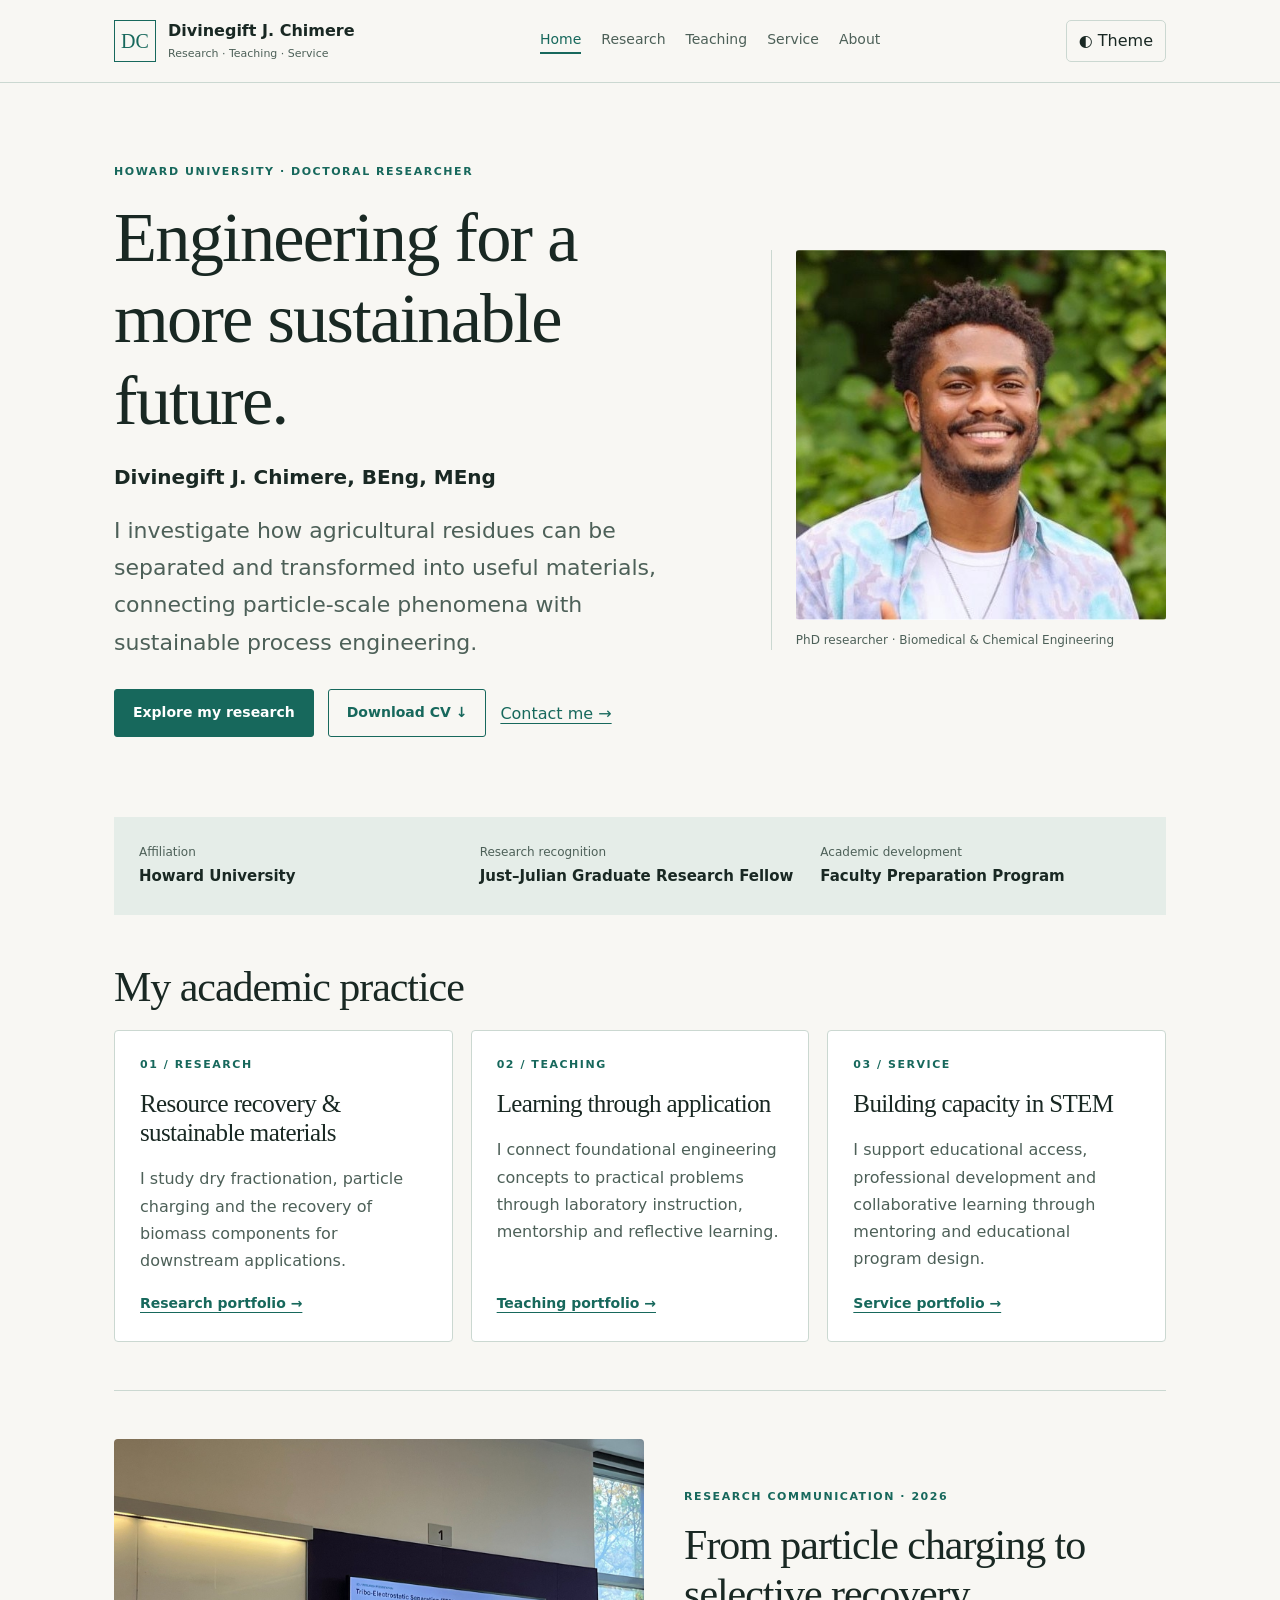
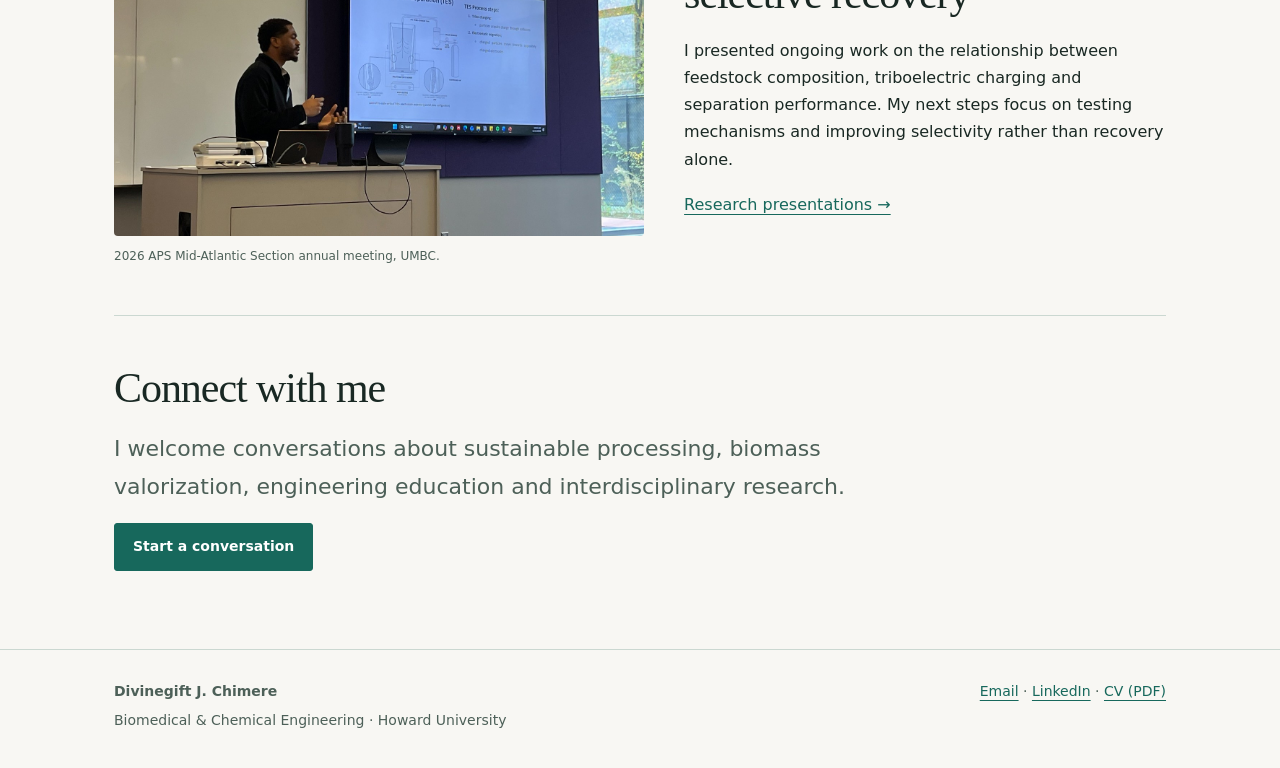
<file: index.html>
<!doctype html><html lang="en"><head><meta charset="utf-8"><meta name="viewport" content="width=device-width, initial-scale=1"><meta name="description" content="Academic portfolio of Divinegift J. Chimere, Howard University."><title>Home | Divinegift J. Chimere</title><link rel="icon" href="assets/favicon.svg" type="image/svg+xml"><link rel="stylesheet" href="style.css"><script src="theme.js" defer></script></head><body><a class="skip" href="#main">Skip to content</a><header class="site-header"><div class="shell header-inner"><a class="brand" href="index.html"><span class="monogram">DC</span><span>Divinegift J. Chimere<small>Research · Teaching · Service</small></span></a><nav aria-label="Main navigation"><a href="index.html" aria-current="page">Home</a><a href="research.html">Research</a><a href="teaching.html">Teaching</a><a href="service.html">Service</a><a href="about.html">About</a></nav><button id="theme" type="button" aria-label="Switch color theme" hidden>◐ <span>Theme</span></button></div></header><main id="main" class="shell"><section class="hero"><div><p class="eyebrow">Howard University · Doctoral researcher</p><h1>Engineering for a<br>more sustainable future.</h1><p class="identity">Divinegift J. Chimere, BEng, MEng</p><p class="lead">I investigate how agricultural residues can be separated and transformed into useful materials, connecting particle-scale phenomena with sustainable process engineering.</p><div class="actions"><a class="button" href="research.html">Explore my research</a><a class="button secondary" href="assets/Divinegift-Chimere-CV.pdf" download>Download CV ↓</a><a href="mailto:chimikechimere@gmail.com">Contact me →</a></div></div><figure class="portrait"><img src="assets/portrait.jpg" alt="Portrait of Divinegift J. Chimere" width="497" height="497"><figcaption>PhD researcher · Biomedical &amp; Chemical Engineering</figcaption></figure></section><div class="credentials"><div><span>Affiliation</span><strong>Howard University</strong></div><div><span>Research recognition</span><strong>Just–Julian Graduate Research Fellow</strong></div><div><span>Academic development</span><strong>Faculty Preparation Program</strong></div></div><section class="section"><h2>My academic practice</h2><div class="grid"><article class="card"><p class="eyebrow">01 / Research</p><h3>Resource recovery & sustainable materials</h3><p>I study dry fractionation, particle charging and the recovery of biomass components for downstream applications.</p><a class="arrow" href="research.html">Research portfolio →</a></article><article class="card"><p class="eyebrow">02 / Teaching</p><h3>Learning through application</h3><p>I connect foundational engineering concepts to practical problems through laboratory instruction, mentorship and reflective learning.</p><a class="arrow" href="teaching.html">Teaching portfolio →</a></article><article class="card"><p class="eyebrow">03 / Service</p><h3>Building capacity in STEM</h3><p>I support educational access, professional development and collaborative learning through mentoring and educational program design.</p><a class="arrow" href="service.html">Service portfolio →</a></article></div></section><section class="section feature"><figure><img src="assets/conference.jpg" alt="Research presentation with a tribo-electrostatic separation apparatus diagram on screen" loading="lazy"><figcaption>2026 APS Mid-Atlantic Section annual meeting, UMBC.</figcaption></figure><div><p class="eyebrow">Research communication · 2026</p><h2>From particle charging to selective recovery</h2><p>I presented ongoing work on the relationship between feedstock composition, triboelectric charging and separation performance. My next steps focus on testing mechanisms and improving selectivity rather than recovery alone.</p><a href="research.html#outputs">Research presentations →</a></div></section><section class="section"><h2>Connect with me</h2><p class="lead">I welcome conversations about sustainable processing, biomass valorization, engineering education and interdisciplinary research.</p><a class="button" href="mailto:chimikechimere@gmail.com">Start a conversation</a></section></main><footer><div class="shell footer-inner"><div><strong>Divinegift J. Chimere</strong><p>Biomedical &amp; Chemical Engineering · Howard University</p></div><div><a href="mailto:chimikechimere@gmail.com">Email</a> · <a href="https://ng.linkedin.com/in/divine-chimere-734118143">LinkedIn</a> · <a href="assets/Divinegift-Chimere-CV.pdf" download>CV (PDF)</a></div></div></footer></body></html>
</file>
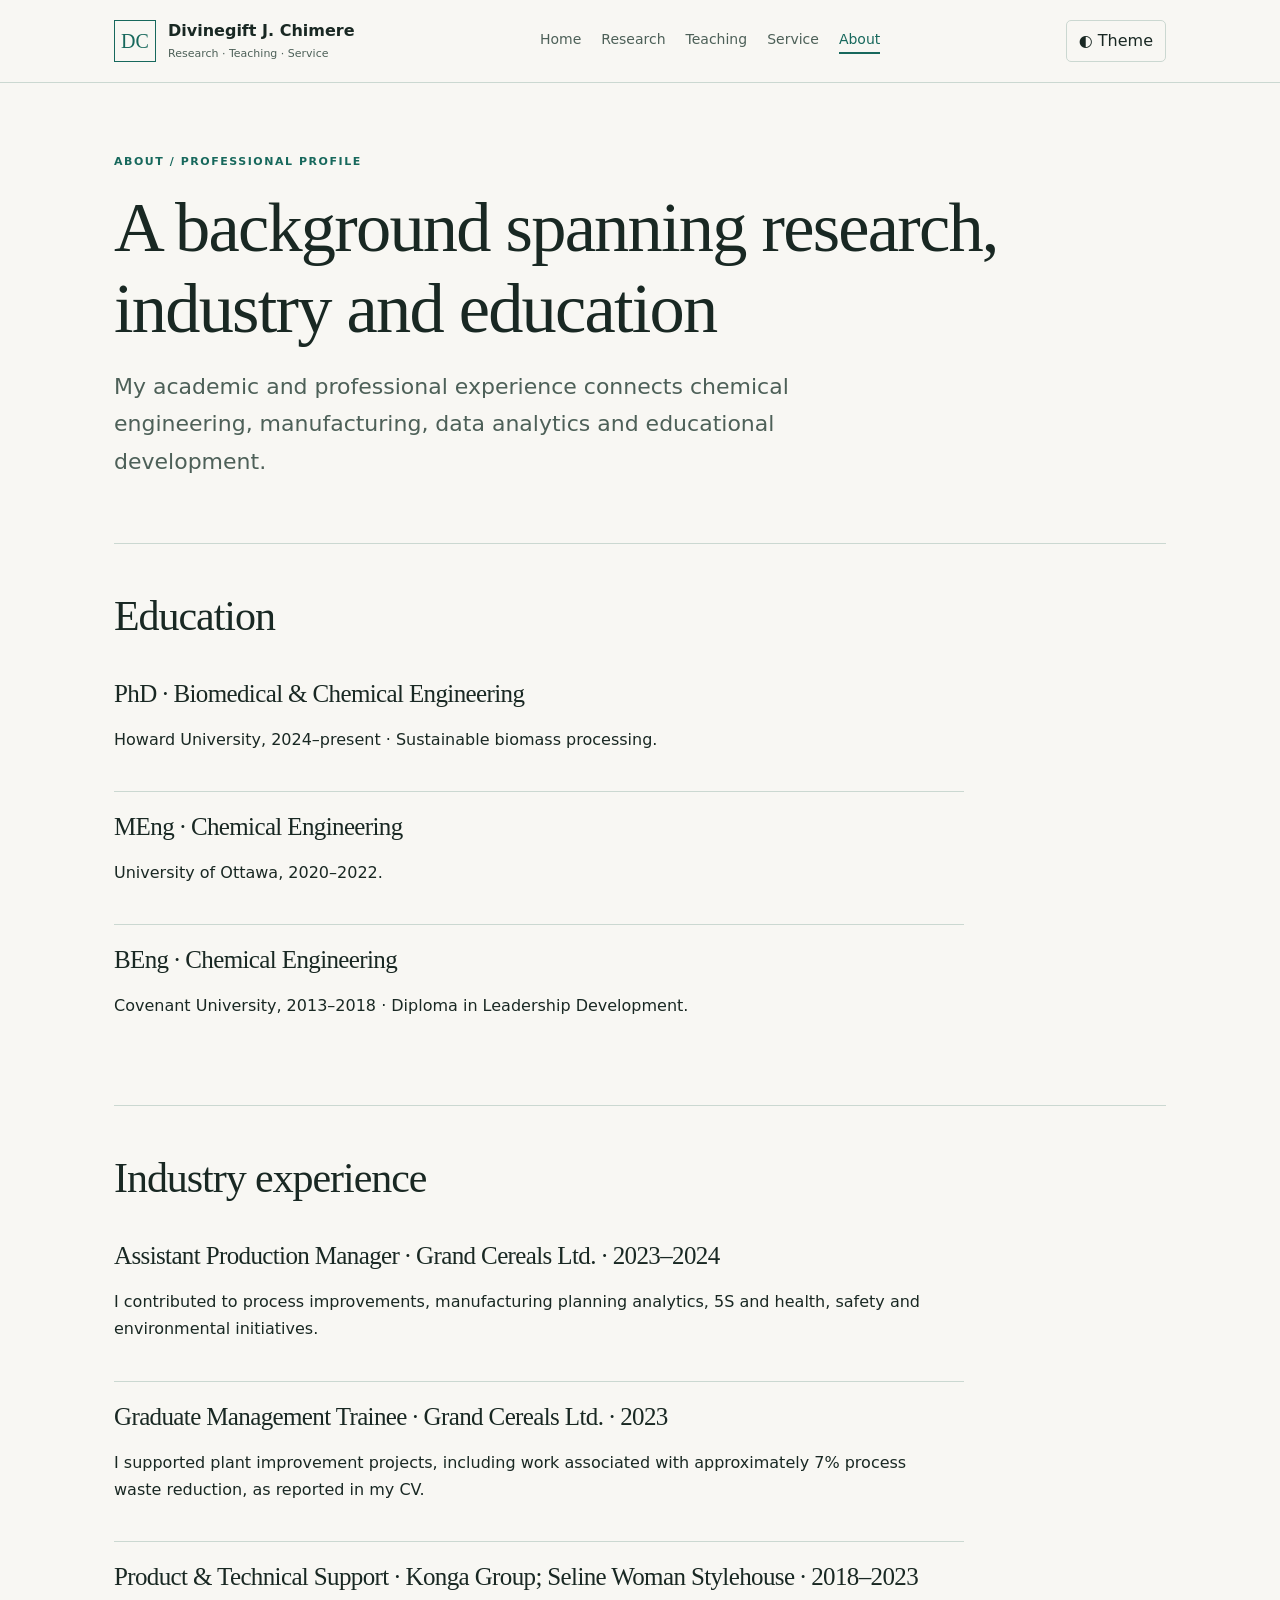
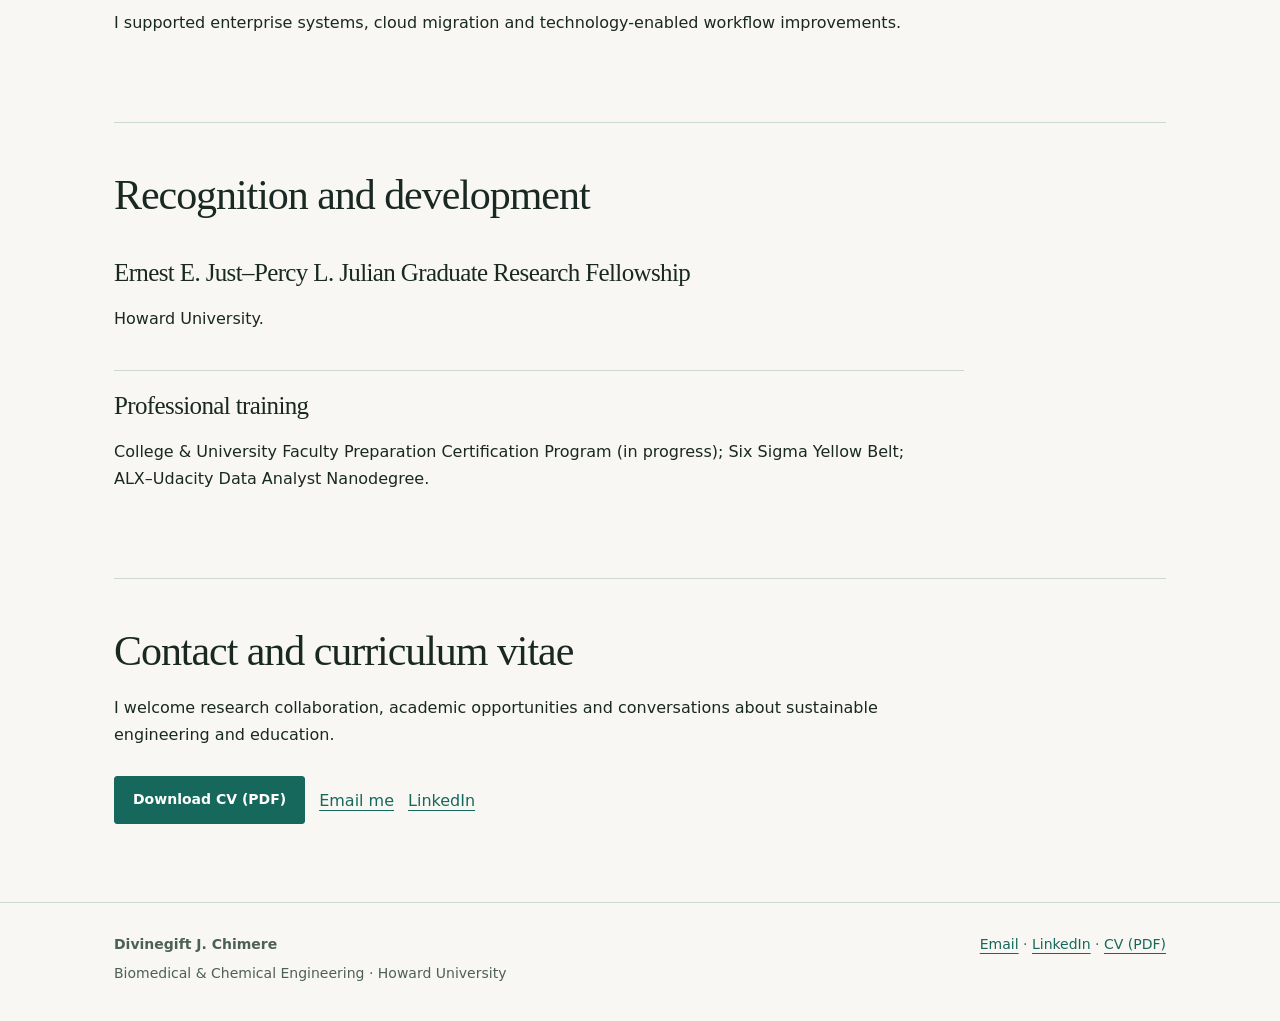
<file: about.html>
<!doctype html><html lang="en"><head><meta charset="utf-8"><meta name="viewport" content="width=device-width, initial-scale=1"><meta name="description" content="Academic portfolio of Divinegift J. Chimere, Howard University."><title>About & CV | Divinegift J. Chimere</title><link rel="icon" href="assets/favicon.svg" type="image/svg+xml"><link rel="stylesheet" href="style.css"><script src="theme.js" defer></script></head><body><a class="skip" href="#main">Skip to content</a><header class="site-header"><div class="shell header-inner"><a class="brand" href="index.html"><span class="monogram">DC</span><span>Divinegift J. Chimere<small>Research · Teaching · Service</small></span></a><nav aria-label="Main navigation"><a href="index.html">Home</a><a href="research.html">Research</a><a href="teaching.html">Teaching</a><a href="service.html">Service</a><a href="about.html" aria-current="page">About</a></nav><button id="theme" type="button" aria-label="Switch color theme" hidden>◐ <span>Theme</span></button></div></header><main id="main" class="shell"><section class="intro"><p class="eyebrow">About / Professional profile</p><h1>A background spanning research, industry and education</h1><p class="lead">My academic and professional experience connects chemical engineering, manufacturing, data analytics and educational development.</p></section><section class="section"><h2>Education</h2><article class="entry"><h3>PhD · Biomedical & Chemical Engineering</h3><p>Howard University, 2024–present · Sustainable biomass processing.</p></article><article class="entry"><h3>MEng · Chemical Engineering</h3><p>University of Ottawa, 2020–2022.</p></article><article class="entry"><h3>BEng · Chemical Engineering</h3><p>Covenant University, 2013–2018 · Diploma in Leadership Development.</p></article></section><section class="section"><h2>Industry experience</h2><article class="entry"><h3>Assistant Production Manager · Grand Cereals Ltd. · 2023–2024</h3><p>I contributed to process improvements, manufacturing planning analytics, 5S and health, safety and environmental initiatives.</p></article><article class="entry"><h3>Graduate Management Trainee · Grand Cereals Ltd. · 2023</h3><p>I supported plant improvement projects, including work associated with approximately 7% process waste reduction, as reported in my CV.</p></article><article class="entry"><h3>Product & Technical Support · Konga Group; Seline Woman Stylehouse · 2018–2023</h3><p>I supported enterprise systems, cloud migration and technology-enabled workflow improvements.</p></article></section><section class="section"><h2>Recognition and development</h2><article class="entry"><h3>Ernest E. Just–Percy L. Julian Graduate Research Fellowship</h3><p>Howard University.</p></article><article class="entry"><h3>Professional training</h3><p>College & University Faculty Preparation Certification Program (in progress); Six Sigma Yellow Belt; ALX–Udacity Data Analyst Nanodegree.</p></article></section><section class="section"><h2>Contact and curriculum vitae</h2><p>I welcome research collaboration, academic opportunities and conversations about sustainable engineering and education.</p><div class="actions"><a class="button" href="assets/Divinegift-Chimere-CV.pdf" download>Download CV (PDF)</a><a href="mailto:chimikechimere@gmail.com">Email me</a><a href="https://ng.linkedin.com/in/divine-chimere-734118143">LinkedIn</a></div></section></main><footer><div class="shell footer-inner"><div><strong>Divinegift J. Chimere</strong><p>Biomedical &amp; Chemical Engineering · Howard University</p></div><div><a href="mailto:chimikechimere@gmail.com">Email</a> · <a href="https://ng.linkedin.com/in/divine-chimere-734118143">LinkedIn</a> · <a href="assets/Divinegift-Chimere-CV.pdf" download>CV (PDF)</a></div></div></footer></body></html>
</file>
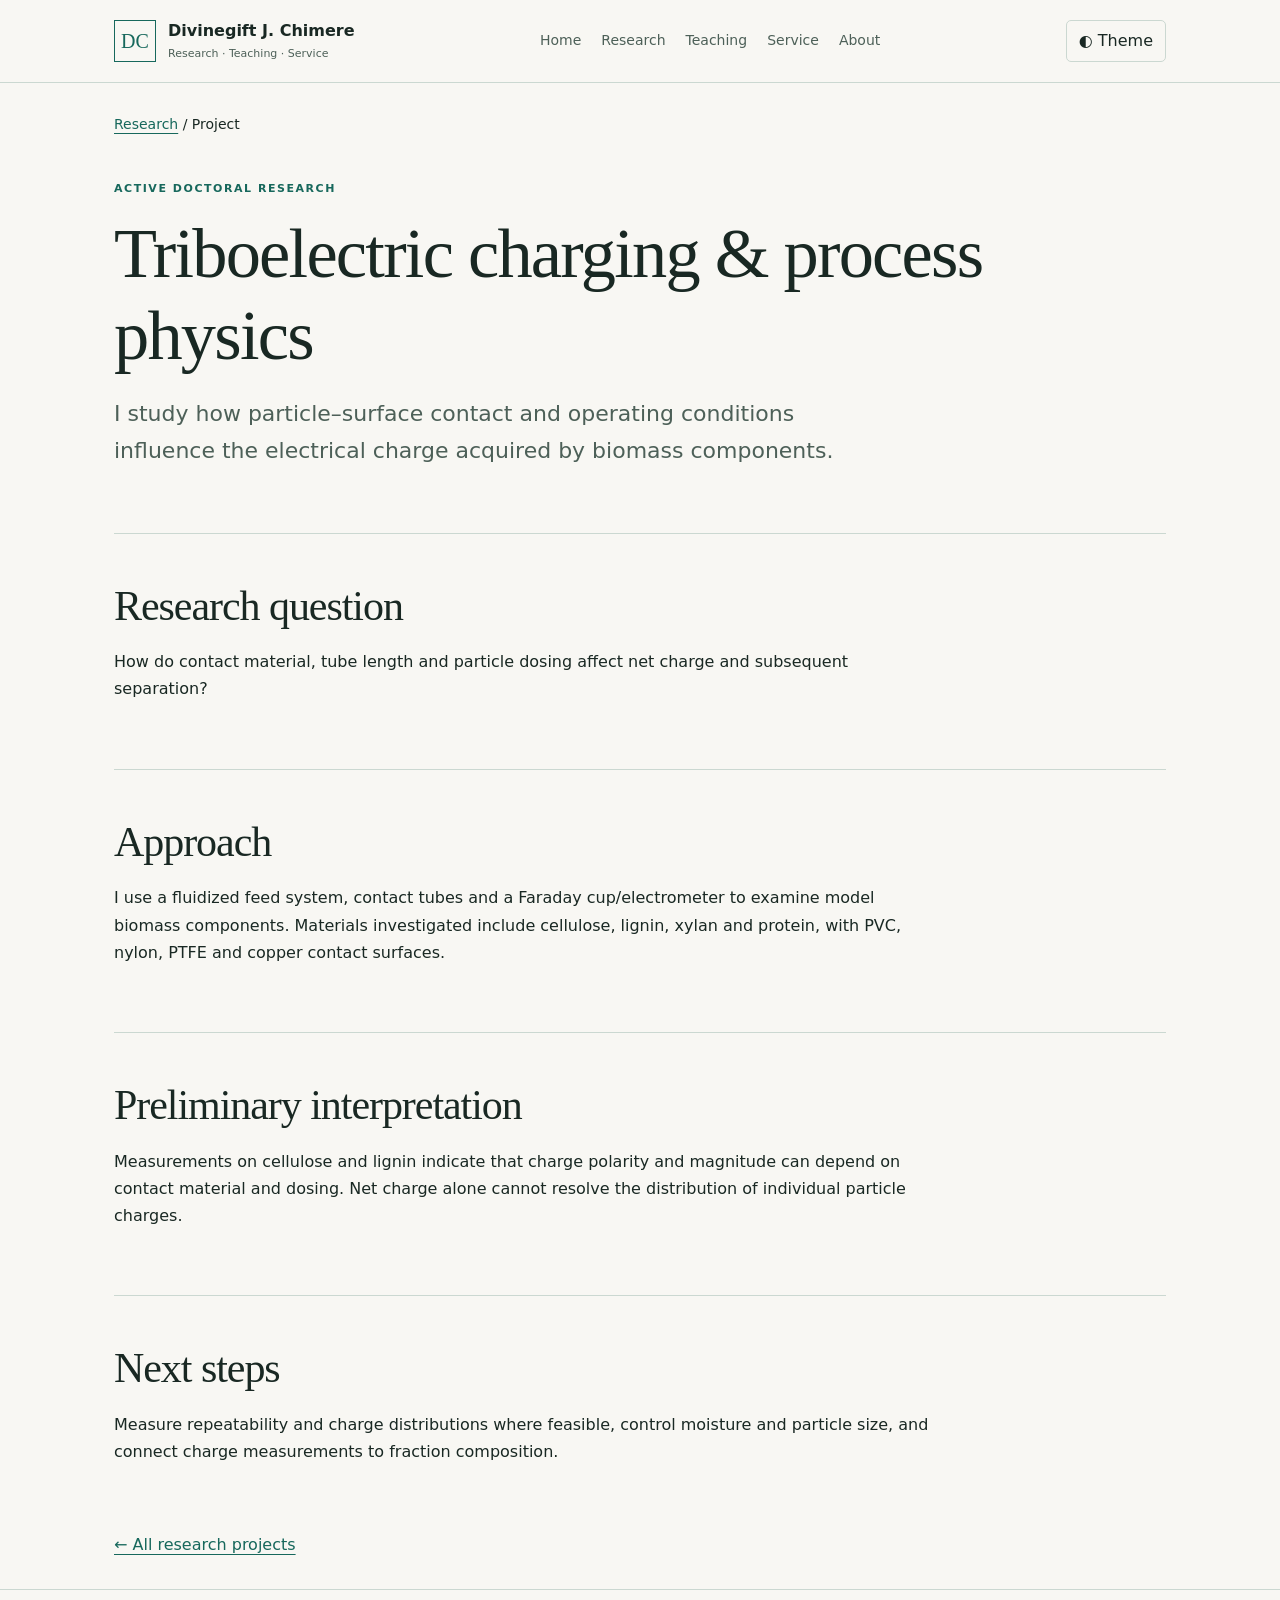
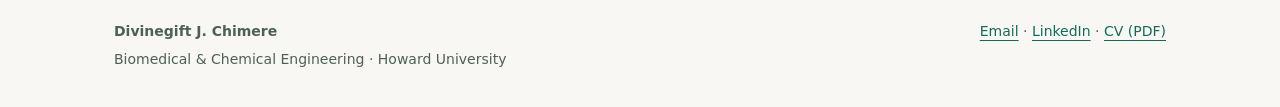
<file: charging.html>
<!doctype html><html lang="en"><head><meta charset="utf-8"><meta name="viewport" content="width=device-width, initial-scale=1"><meta name="description" content="Academic portfolio of Divinegift J. Chimere, Howard University."><title>Triboelectric charging & process physics | Divinegift J. Chimere</title><link rel="icon" href="assets/favicon.svg" type="image/svg+xml"><link rel="stylesheet" href="style.css"><script src="theme.js" defer></script></head><body><a class="skip" href="#main">Skip to content</a><header class="site-header"><div class="shell header-inner"><a class="brand" href="index.html"><span class="monogram">DC</span><span>Divinegift J. Chimere<small>Research · Teaching · Service</small></span></a><nav aria-label="Main navigation"><a href="index.html">Home</a><a href="research.html">Research</a><a href="teaching.html">Teaching</a><a href="service.html">Service</a><a href="about.html">About</a></nav><button id="theme" type="button" aria-label="Switch color theme" hidden>◐ <span>Theme</span></button></div></header><main id="main" class="shell"><p class="breadcrumb"><a href="research.html">Research</a> / Project</p><section class="intro"><p class="eyebrow">Active doctoral research</p><h1>Triboelectric charging & process physics</h1><p class="lead">I study how particle–surface contact and operating conditions influence the electrical charge acquired by biomass components.</p></section><section class="section"><h2>Research question</h2><p>How do contact material, tube length and particle dosing affect net charge and subsequent separation?</p></section><section class="section"><h2>Approach</h2><p>I use a fluidized feed system, contact tubes and a Faraday cup/electrometer to examine model biomass components. Materials investigated include cellulose, lignin, xylan and protein, with PVC, nylon, PTFE and copper contact surfaces.</p></section><section class="section"><h2>Preliminary interpretation</h2><p>Measurements on cellulose and lignin indicate that charge polarity and magnitude can depend on contact material and dosing. Net charge alone cannot resolve the distribution of individual particle charges.</p></section><section class="section"><h2>Next steps</h2><p>Measure repeatability and charge distributions where feasible, control moisture and particle size, and connect charge measurements to fraction composition.</p></section><p><a href="research.html">← All research projects</a></p></main><footer><div class="shell footer-inner"><div><strong>Divinegift J. Chimere</strong><p>Biomedical &amp; Chemical Engineering · Howard University</p></div><div><a href="mailto:chimikechimere@gmail.com">Email</a> · <a href="https://ng.linkedin.com/in/divine-chimere-734118143">LinkedIn</a> · <a href="assets/Divinegift-Chimere-CV.pdf" download>CV (PDF)</a></div></div></footer></body></html>
</file>
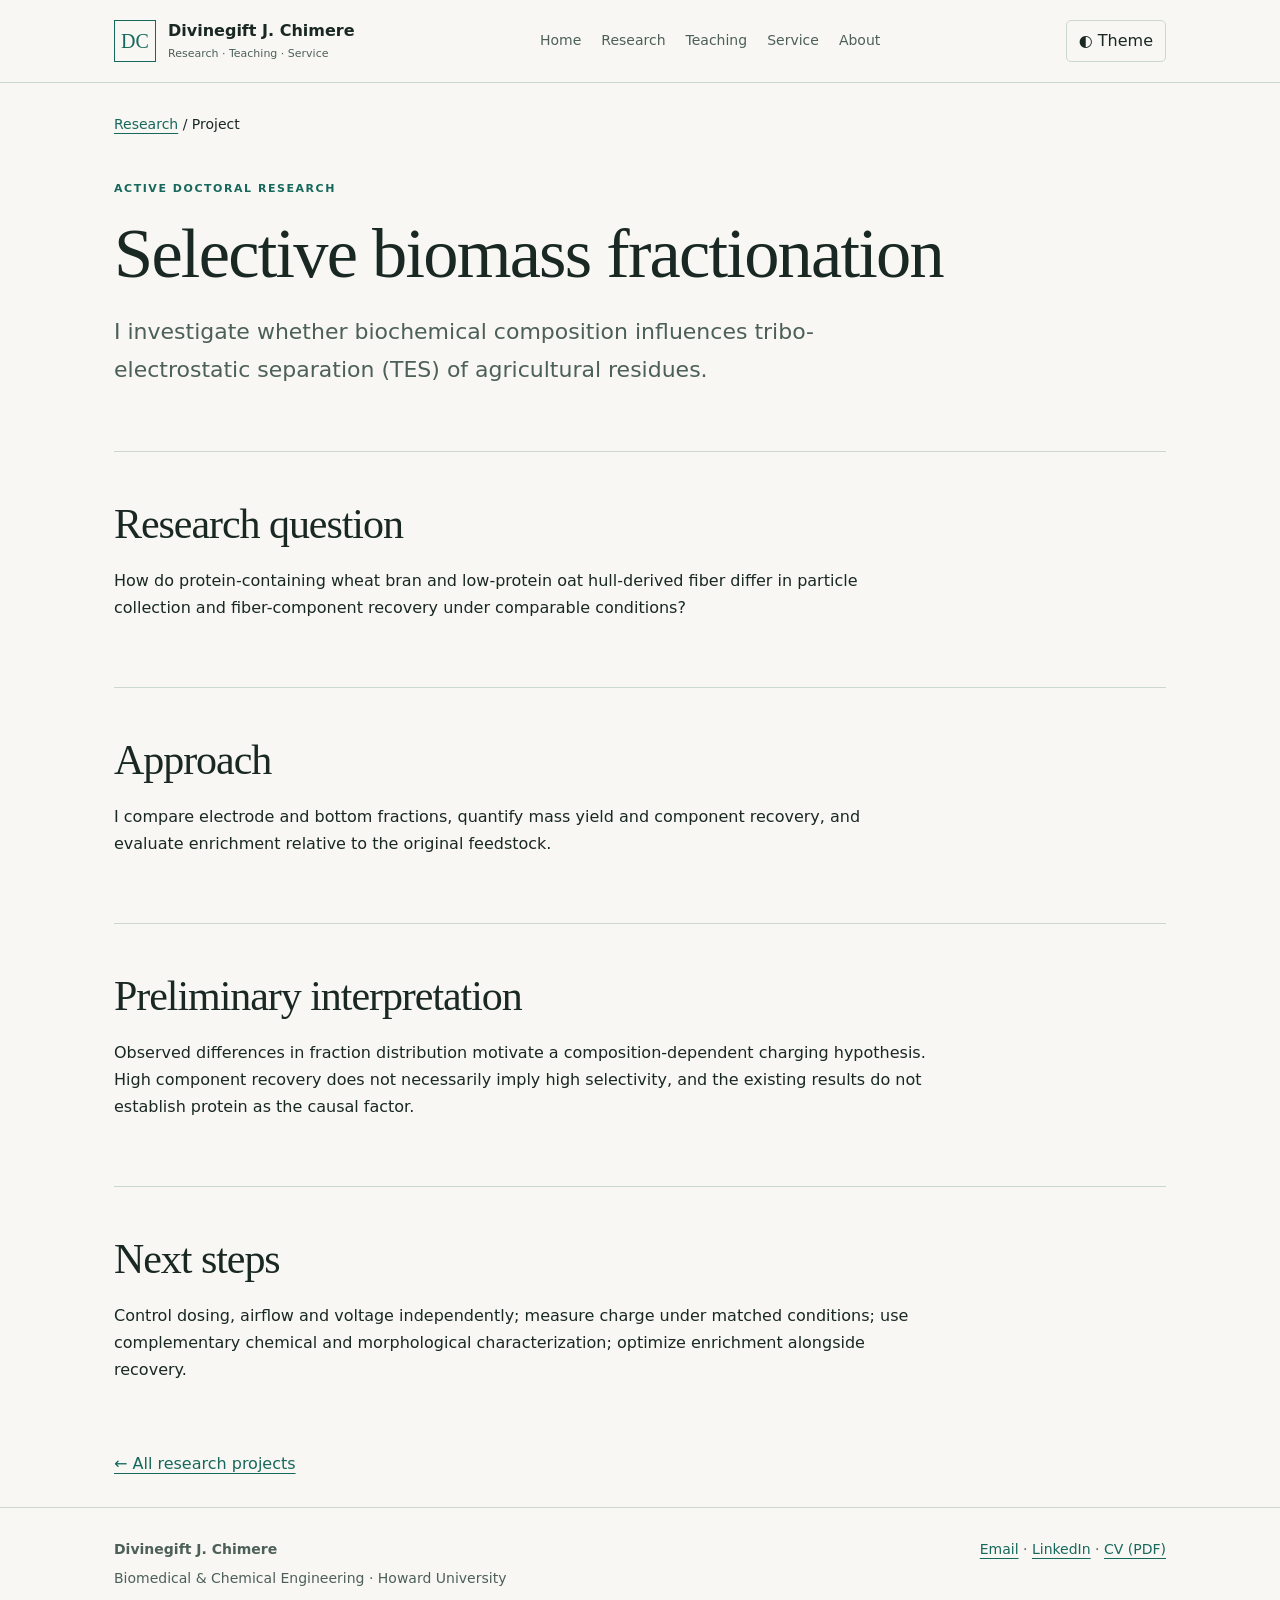
<file: fractionation.html>
<!doctype html><html lang="en"><head><meta charset="utf-8"><meta name="viewport" content="width=device-width, initial-scale=1"><meta name="description" content="Academic portfolio of Divinegift J. Chimere, Howard University."><title>Selective biomass fractionation | Divinegift J. Chimere</title><link rel="icon" href="assets/favicon.svg" type="image/svg+xml"><link rel="stylesheet" href="style.css"><script src="theme.js" defer></script></head><body><a class="skip" href="#main">Skip to content</a><header class="site-header"><div class="shell header-inner"><a class="brand" href="index.html"><span class="monogram">DC</span><span>Divinegift J. Chimere<small>Research · Teaching · Service</small></span></a><nav aria-label="Main navigation"><a href="index.html">Home</a><a href="research.html">Research</a><a href="teaching.html">Teaching</a><a href="service.html">Service</a><a href="about.html">About</a></nav><button id="theme" type="button" aria-label="Switch color theme" hidden>◐ <span>Theme</span></button></div></header><main id="main" class="shell"><p class="breadcrumb"><a href="research.html">Research</a> / Project</p><section class="intro"><p class="eyebrow">Active doctoral research</p><h1>Selective biomass fractionation</h1><p class="lead">I investigate whether biochemical composition influences tribo-electrostatic separation (TES) of agricultural residues.</p></section><section class="section"><h2>Research question</h2><p>How do protein-containing wheat bran and low-protein oat hull-derived fiber differ in particle collection and fiber-component recovery under comparable conditions?</p></section><section class="section"><h2>Approach</h2><p>I compare electrode and bottom fractions, quantify mass yield and component recovery, and evaluate enrichment relative to the original feedstock.</p></section><section class="section"><h2>Preliminary interpretation</h2><p>Observed differences in fraction distribution motivate a composition-dependent charging hypothesis. High component recovery does not necessarily imply high selectivity, and the existing results do not establish protein as the causal factor.</p></section><section class="section"><h2>Next steps</h2><p>Control dosing, airflow and voltage independently; measure charge under matched conditions; use complementary chemical and morphological characterization; optimize enrichment alongside recovery.</p></section><p><a href="research.html">← All research projects</a></p></main><footer><div class="shell footer-inner"><div><strong>Divinegift J. Chimere</strong><p>Biomedical &amp; Chemical Engineering · Howard University</p></div><div><a href="mailto:chimikechimere@gmail.com">Email</a> · <a href="https://ng.linkedin.com/in/divine-chimere-734118143">LinkedIn</a> · <a href="assets/Divinegift-Chimere-CV.pdf" download>CV (PDF)</a></div></div></footer></body></html>
</file>
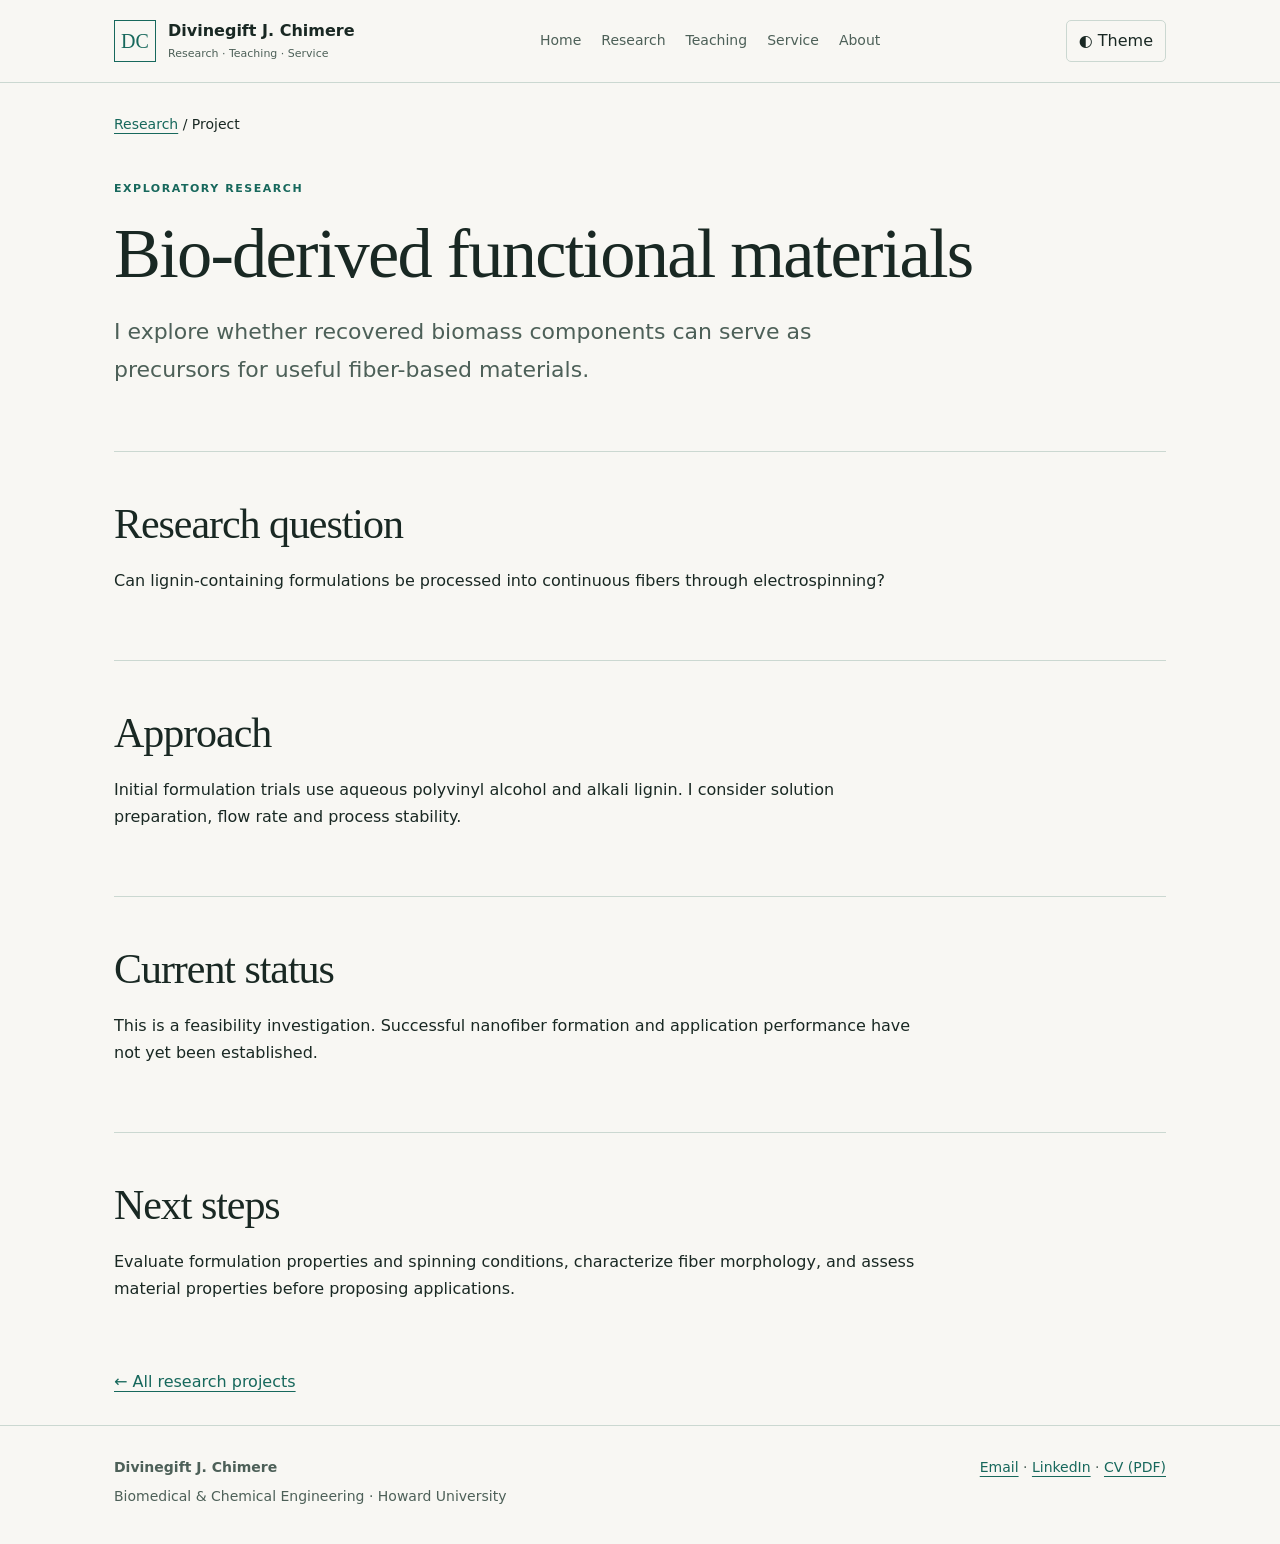
<file: materials.html>
<!doctype html><html lang="en"><head><meta charset="utf-8"><meta name="viewport" content="width=device-width, initial-scale=1"><meta name="description" content="Academic portfolio of Divinegift J. Chimere, Howard University."><title>Bio-derived functional materials | Divinegift J. Chimere</title><link rel="icon" href="assets/favicon.svg" type="image/svg+xml"><link rel="stylesheet" href="style.css"><script src="theme.js" defer></script></head><body><a class="skip" href="#main">Skip to content</a><header class="site-header"><div class="shell header-inner"><a class="brand" href="index.html"><span class="monogram">DC</span><span>Divinegift J. Chimere<small>Research · Teaching · Service</small></span></a><nav aria-label="Main navigation"><a href="index.html">Home</a><a href="research.html">Research</a><a href="teaching.html">Teaching</a><a href="service.html">Service</a><a href="about.html">About</a></nav><button id="theme" type="button" aria-label="Switch color theme" hidden>◐ <span>Theme</span></button></div></header><main id="main" class="shell"><p class="breadcrumb"><a href="research.html">Research</a> / Project</p><section class="intro"><p class="eyebrow">Exploratory research</p><h1>Bio-derived functional materials</h1><p class="lead">I explore whether recovered biomass components can serve as precursors for useful fiber-based materials.</p></section><section class="section"><h2>Research question</h2><p>Can lignin-containing formulations be processed into continuous fibers through electrospinning?</p></section><section class="section"><h2>Approach</h2><p>Initial formulation trials use aqueous polyvinyl alcohol and alkali lignin. I consider solution preparation, flow rate and process stability.</p></section><section class="section"><h2>Current status</h2><p>This is a feasibility investigation. Successful nanofiber formation and application performance have not yet been established.</p></section><section class="section"><h2>Next steps</h2><p>Evaluate formulation properties and spinning conditions, characterize fiber morphology, and assess material properties before proposing applications.</p></section><p><a href="research.html">← All research projects</a></p></main><footer><div class="shell footer-inner"><div><strong>Divinegift J. Chimere</strong><p>Biomedical &amp; Chemical Engineering · Howard University</p></div><div><a href="mailto:chimikechimere@gmail.com">Email</a> · <a href="https://ng.linkedin.com/in/divine-chimere-734118143">LinkedIn</a> · <a href="assets/Divinegift-Chimere-CV.pdf" download>CV (PDF)</a></div></div></footer></body></html>
</file>
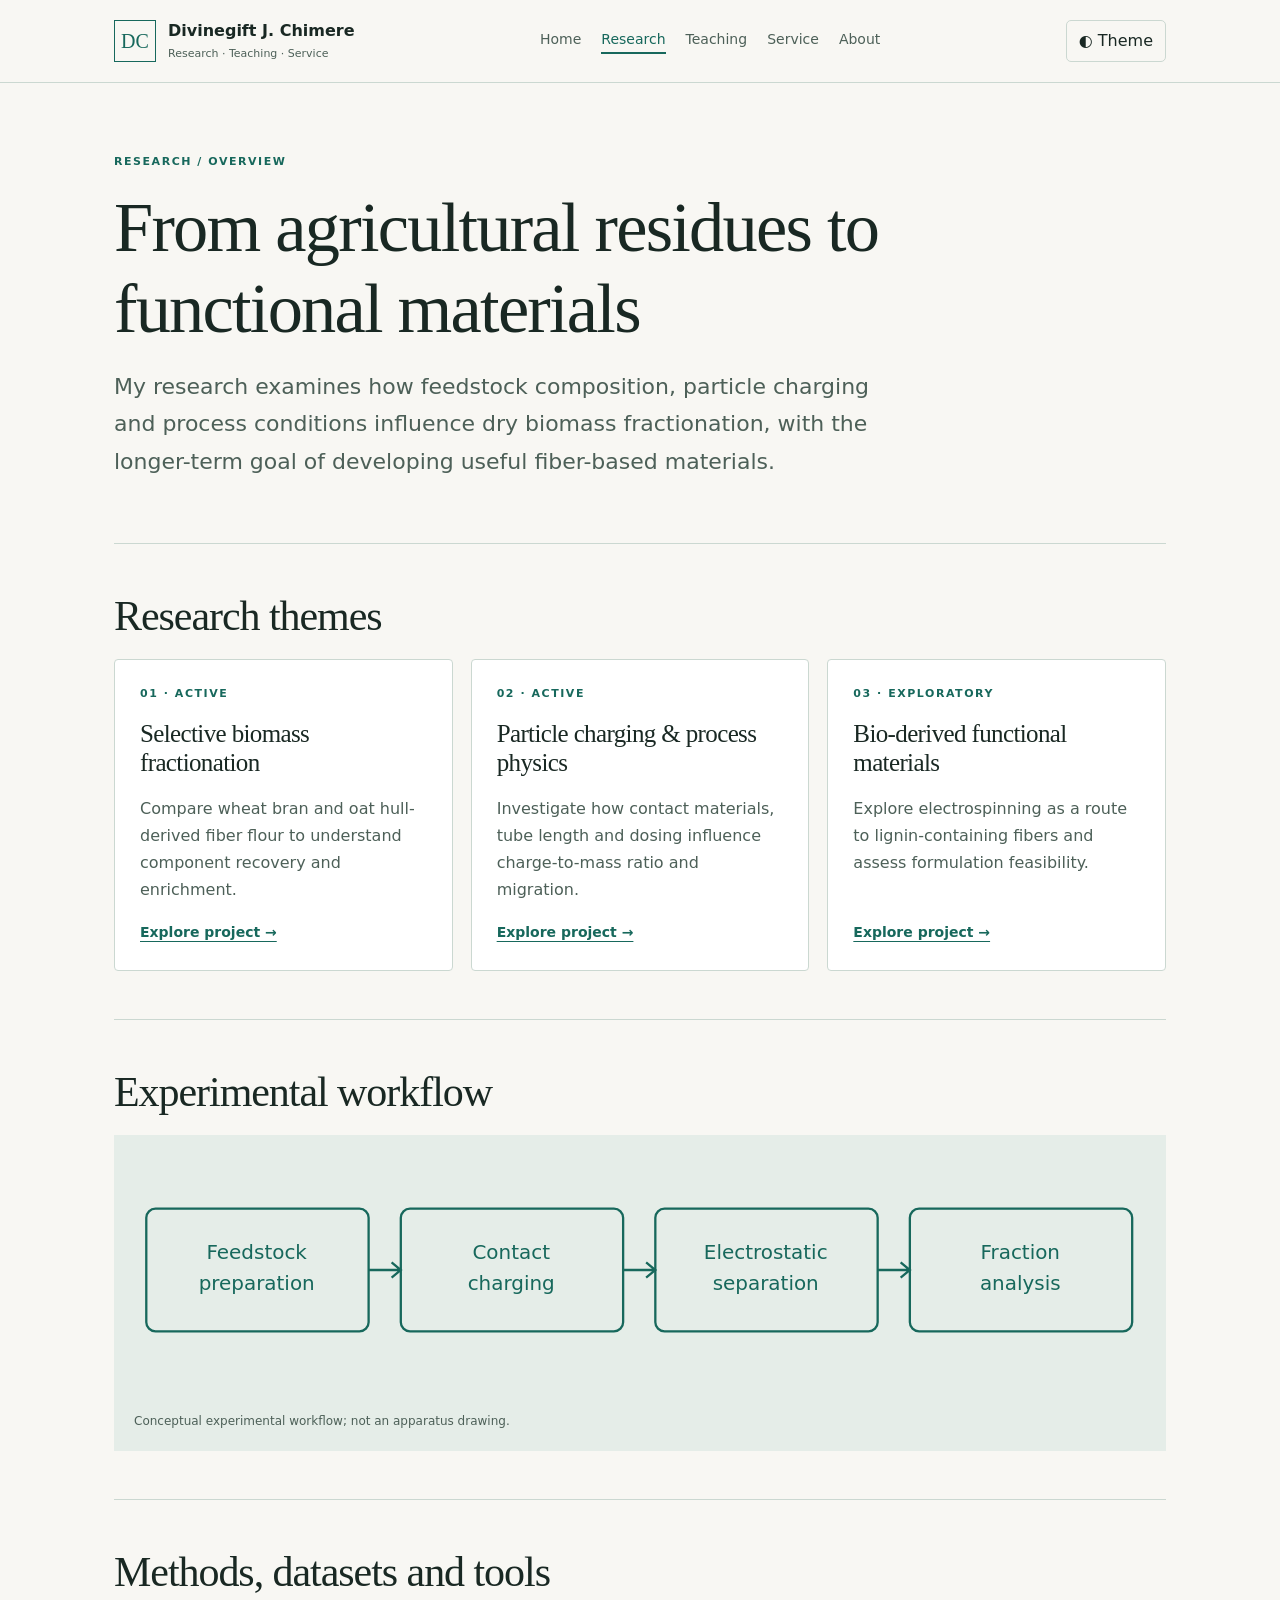
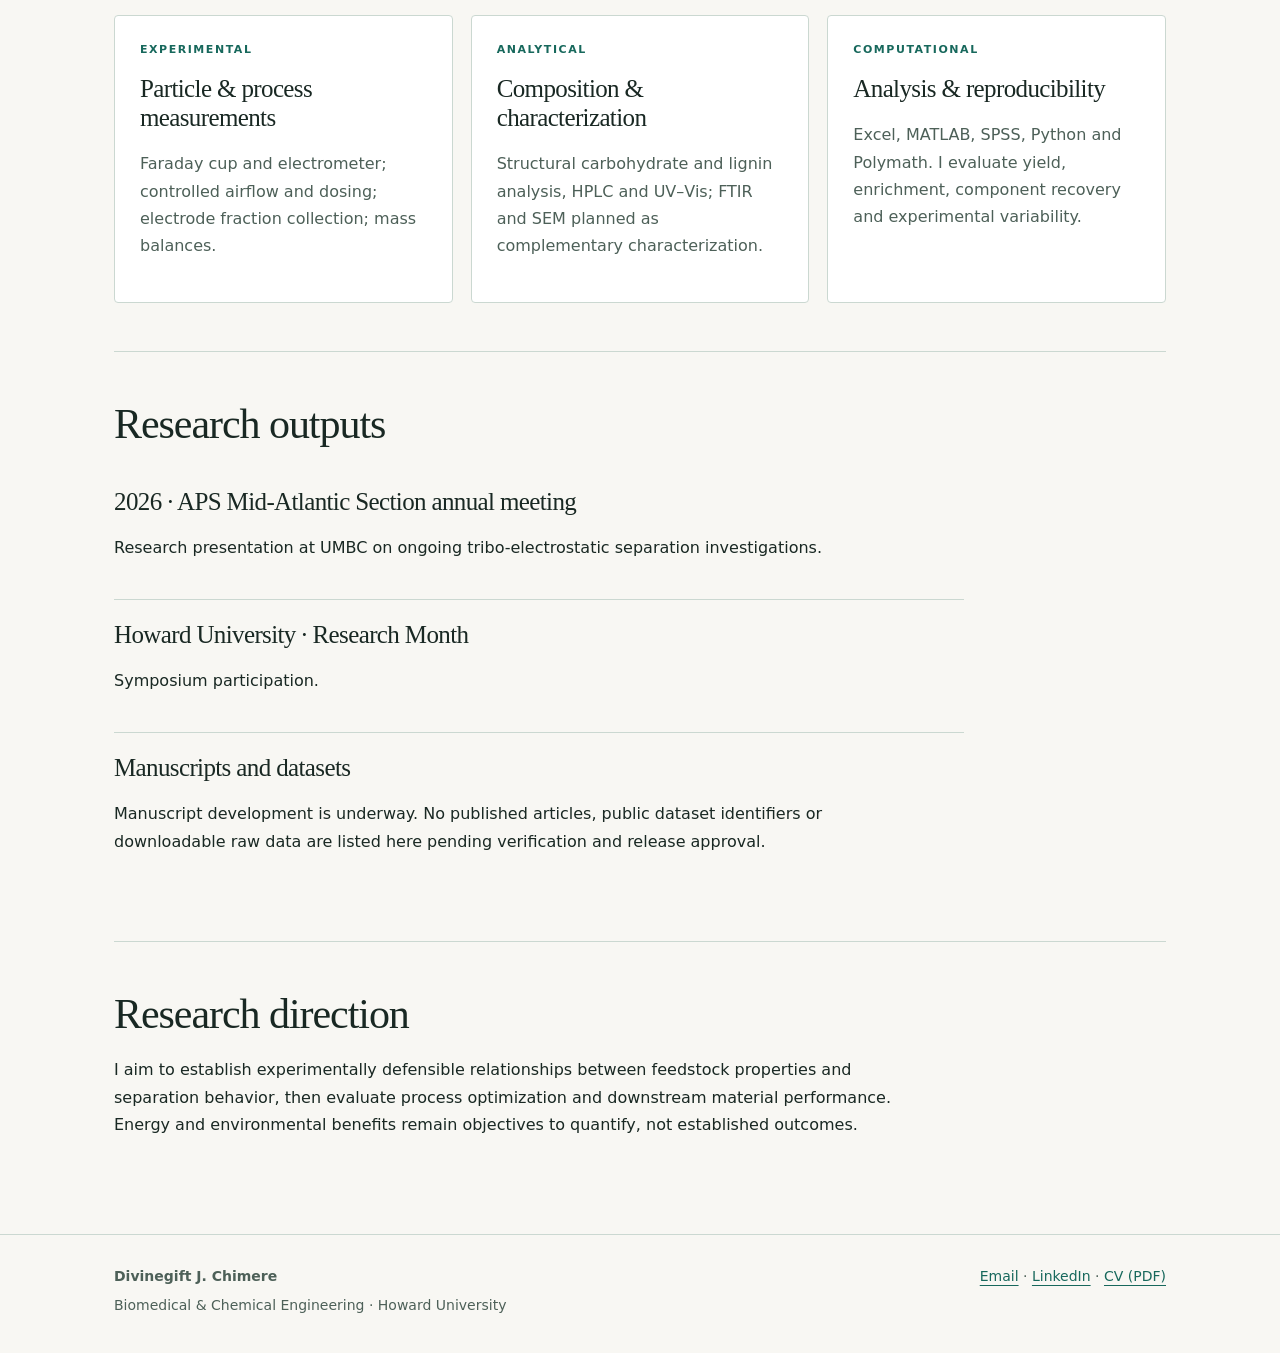
<file: research.html>
<!doctype html><html lang="en"><head><meta charset="utf-8"><meta name="viewport" content="width=device-width, initial-scale=1"><meta name="description" content="Academic portfolio of Divinegift J. Chimere, Howard University."><title>Research | Divinegift J. Chimere</title><link rel="icon" href="assets/favicon.svg" type="image/svg+xml"><link rel="stylesheet" href="style.css"><script src="theme.js" defer></script></head><body><a class="skip" href="#main">Skip to content</a><header class="site-header"><div class="shell header-inner"><a class="brand" href="index.html"><span class="monogram">DC</span><span>Divinegift J. Chimere<small>Research · Teaching · Service</small></span></a><nav aria-label="Main navigation"><a href="index.html">Home</a><a href="research.html" aria-current="page">Research</a><a href="teaching.html">Teaching</a><a href="service.html">Service</a><a href="about.html">About</a></nav><button id="theme" type="button" aria-label="Switch color theme" hidden>◐ <span>Theme</span></button></div></header><main id="main" class="shell"><section class="intro"><p class="eyebrow">Research / Overview</p><h1>From agricultural residues to functional materials</h1><p class="lead">My research examines how feedstock composition, particle charging and process conditions influence dry biomass fractionation, with the longer-term goal of developing useful fiber-based materials.</p></section><section class="section"><h2>Research themes</h2><div class="grid"><article class="card"><p class="eyebrow">01 · Active</p><h3>Selective biomass fractionation</h3><p>Compare wheat bran and oat hull-derived fiber flour to understand component recovery and enrichment.</p><a class="arrow" href="fractionation.html">Explore project →</a></article><article class="card"><p class="eyebrow">02 · Active</p><h3>Particle charging & process physics</h3><p>Investigate how contact materials, tube length and dosing influence charge-to-mass ratio and migration.</p><a class="arrow" href="charging.html">Explore project →</a></article><article class="card"><p class="eyebrow">03 · Exploratory</p><h3>Bio-derived functional materials</h3><p>Explore electrospinning as a route to lignin-containing fibers and assess formulation feasibility.</p><a class="arrow" href="materials.html">Explore project →</a></article></div></section><section class="section"><h2>Experimental workflow</h2><figure class="diagram"><svg viewBox="0 0 660 155" role="img" aria-labelledby="workflow-title"><title id="workflow-title">Biomass preparation, triboelectric charging, electrostatic separation, and fraction characterization</title><g fill="none" stroke="currentColor" stroke-width="1.5"><rect x="8" y="35" width="145" height="80" rx="6"/><rect x="174" y="35" width="145" height="80" rx="6"/><rect x="340" y="35" width="145" height="80" rx="6"/><rect x="506" y="35" width="145" height="80" rx="6"/><path d="M153 75h21m-6 -5 6 5 -6 5M319 75h21m-6 -5 6 5 -6 5M485 75h21m-6 -5 6 5 -6 5"/></g><g fill="currentColor" text-anchor="middle" font-size="13"><text x="80" y="68">Feedstock</text><text x="80" y="88">preparation</text><text x="246" y="68">Contact</text><text x="246" y="88">charging</text><text x="412" y="68">Electrostatic</text><text x="412" y="88">separation</text><text x="578" y="68">Fraction</text><text x="578" y="88">analysis</text></g></svg><figcaption>Conceptual experimental workflow; not an apparatus drawing.</figcaption></figure></section><section class="section"><h2>Methods, datasets and tools</h2><div class="grid"><article class="card"><p class="eyebrow">Experimental</p><h3>Particle & process measurements</h3><p>Faraday cup and electrometer; controlled airflow and dosing; electrode fraction collection; mass balances.</p></article><article class="card"><p class="eyebrow">Analytical</p><h3>Composition & characterization</h3><p>Structural carbohydrate and lignin analysis, HPLC and UV–Vis; FTIR and SEM planned as complementary characterization.</p></article><article class="card"><p class="eyebrow">Computational</p><h3>Analysis & reproducibility</h3><p>Excel, MATLAB, SPSS, Python and Polymath. I evaluate yield, enrichment, component recovery and experimental variability.</p></article></div></section><section class="section"><h2>Research outputs</h2><div id="outputs"><article class="entry"><h3>2026 · APS Mid-Atlantic Section annual meeting</h3><p>Research presentation at UMBC on ongoing tribo-electrostatic separation investigations.</p></article><article class="entry"><h3>Howard University · Research Month</h3><p>Symposium participation.</p></article><article class="entry"><h3>Manuscripts and datasets</h3><p>Manuscript development is underway. No published articles, public dataset identifiers or downloadable raw data are listed here pending verification and release approval.</p></article></div></section><section class="section"><h2>Research direction</h2><p>I aim to establish experimentally defensible relationships between feedstock properties and separation behavior, then evaluate process optimization and downstream material performance. Energy and environmental benefits remain objectives to quantify, not established outcomes.</p></section></main><footer><div class="shell footer-inner"><div><strong>Divinegift J. Chimere</strong><p>Biomedical &amp; Chemical Engineering · Howard University</p></div><div><a href="mailto:chimikechimere@gmail.com">Email</a> · <a href="https://ng.linkedin.com/in/divine-chimere-734118143">LinkedIn</a> · <a href="assets/Divinegift-Chimere-CV.pdf" download>CV (PDF)</a></div></div></footer></body></html>
</file>
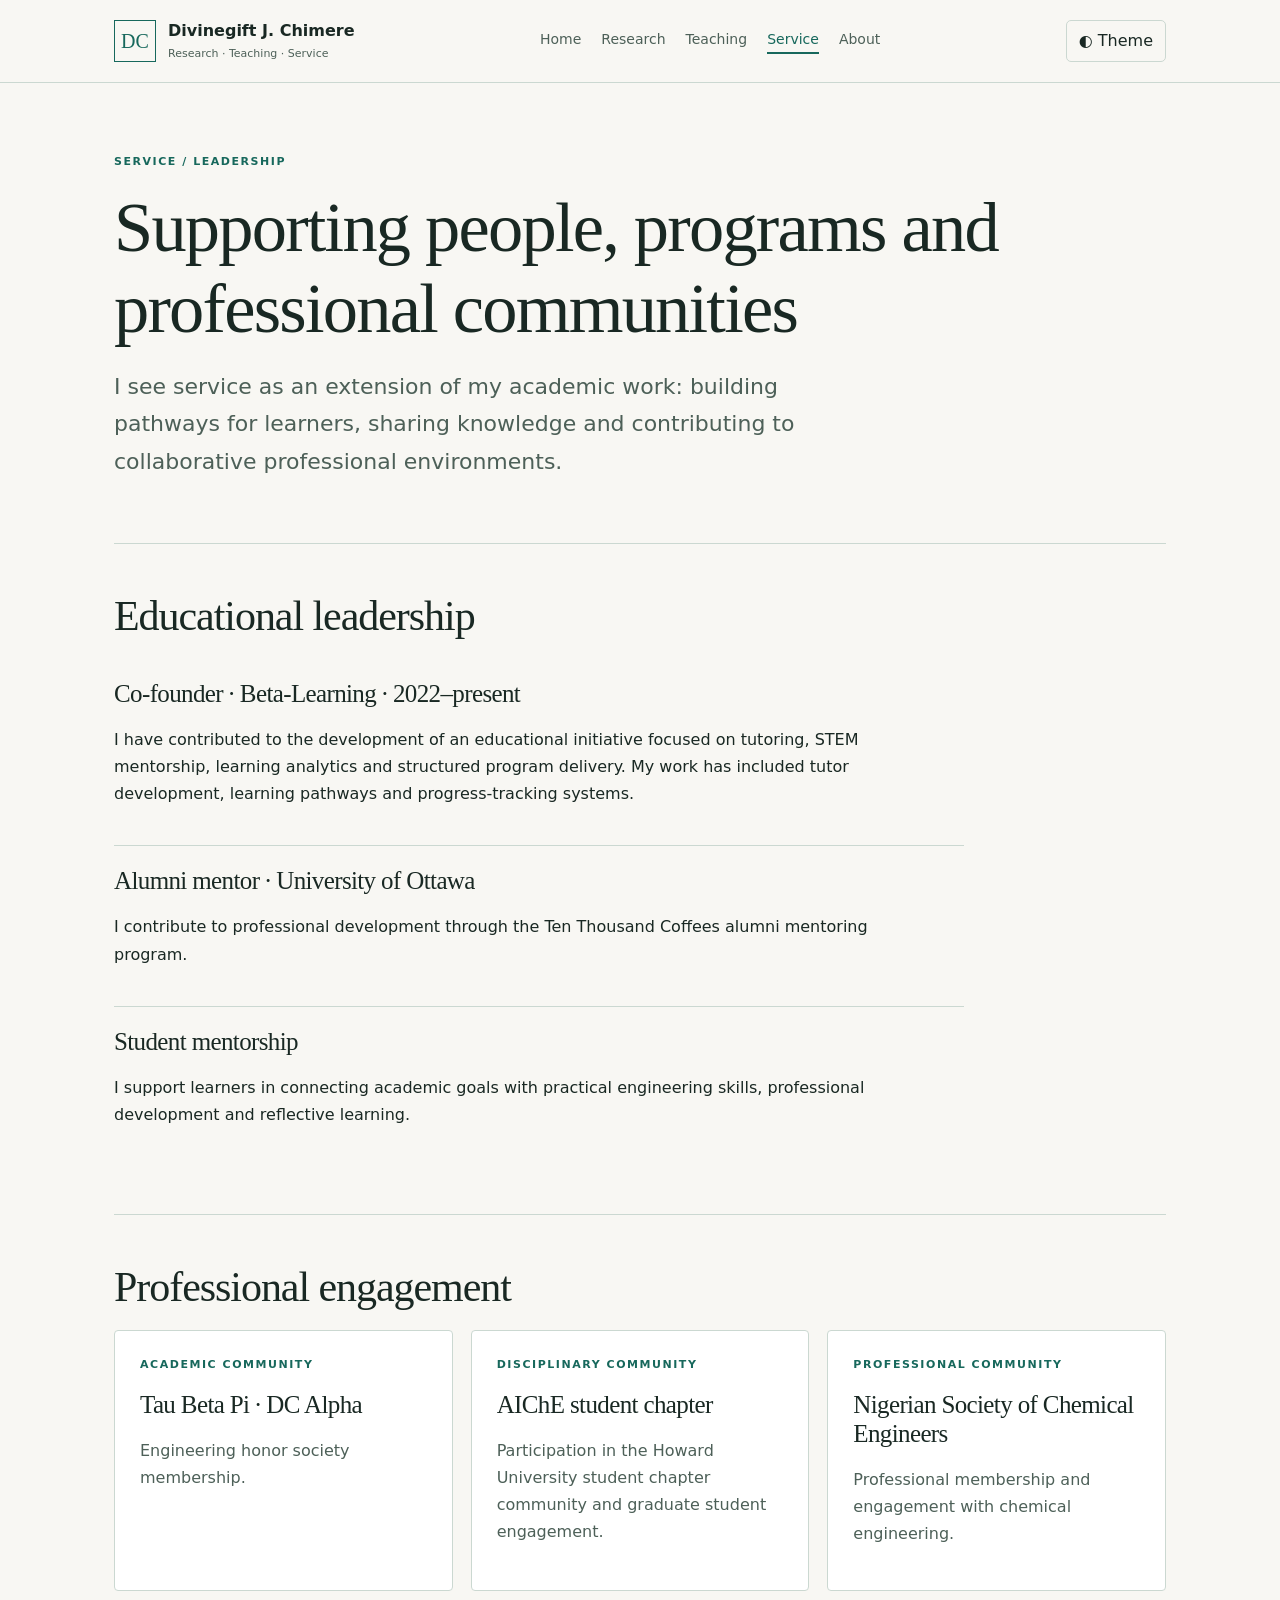
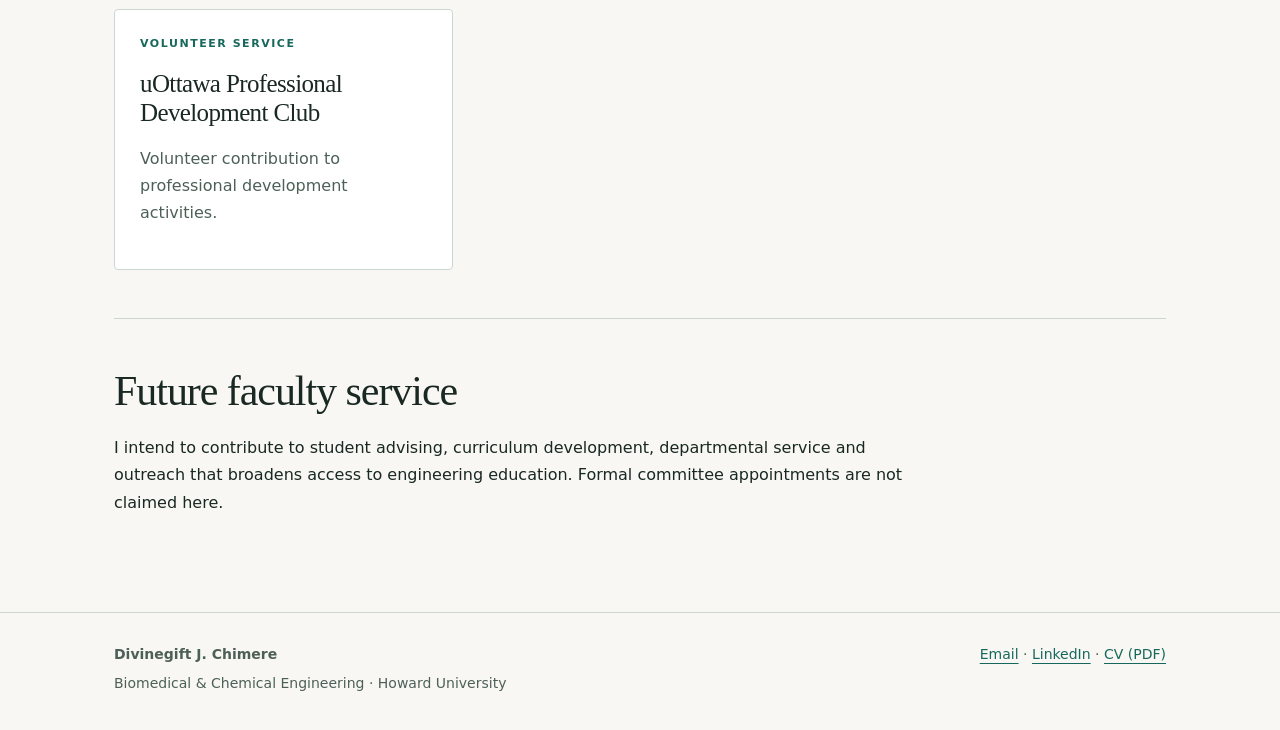
<file: service.html>
<!doctype html><html lang="en"><head><meta charset="utf-8"><meta name="viewport" content="width=device-width, initial-scale=1"><meta name="description" content="Academic portfolio of Divinegift J. Chimere, Howard University."><title>Service & Leadership | Divinegift J. Chimere</title><link rel="icon" href="assets/favicon.svg" type="image/svg+xml"><link rel="stylesheet" href="style.css"><script src="theme.js" defer></script></head><body><a class="skip" href="#main">Skip to content</a><header class="site-header"><div class="shell header-inner"><a class="brand" href="index.html"><span class="monogram">DC</span><span>Divinegift J. Chimere<small>Research · Teaching · Service</small></span></a><nav aria-label="Main navigation"><a href="index.html">Home</a><a href="research.html">Research</a><a href="teaching.html">Teaching</a><a href="service.html" aria-current="page">Service</a><a href="about.html">About</a></nav><button id="theme" type="button" aria-label="Switch color theme" hidden>◐ <span>Theme</span></button></div></header><main id="main" class="shell"><section class="intro"><p class="eyebrow">Service / Leadership</p><h1>Supporting people, programs and professional communities</h1><p class="lead">I see service as an extension of my academic work: building pathways for learners, sharing knowledge and contributing to collaborative professional environments.</p></section><section class="section"><h2>Educational leadership</h2><article class="entry"><h3>Co-founder · Beta-Learning · 2022–present</h3><p>I have contributed to the development of an educational initiative focused on tutoring, STEM mentorship, learning analytics and structured program delivery. My work has included tutor development, learning pathways and progress-tracking systems.</p></article><article class="entry"><h3>Alumni mentor · University of Ottawa</h3><p>I contribute to professional development through the Ten Thousand Coffees alumni mentoring program.</p></article><article class="entry"><h3>Student mentorship</h3><p>I support learners in connecting academic goals with practical engineering skills, professional development and reflective learning.</p></article></section><section class="section"><h2>Professional engagement</h2><div class="grid"><article class="card"><p class="eyebrow">Academic community</p><h3>Tau Beta Pi · DC Alpha</h3><p>Engineering honor society membership.</p></article><article class="card"><p class="eyebrow">Disciplinary community</p><h3>AIChE student chapter</h3><p>Participation in the Howard University student chapter community and graduate student engagement.</p></article><article class="card"><p class="eyebrow">Professional community</p><h3>Nigerian Society of Chemical Engineers</h3><p>Professional membership and engagement with chemical engineering.</p></article><article class="card"><p class="eyebrow">Volunteer service</p><h3>uOttawa Professional Development Club</h3><p>Volunteer contribution to professional development activities.</p></article></div></section><section class="section"><h2>Future faculty service</h2><p>I intend to contribute to student advising, curriculum development, departmental service and outreach that broadens access to engineering education. Formal committee appointments are not claimed here.</p></section></main><footer><div class="shell footer-inner"><div><strong>Divinegift J. Chimere</strong><p>Biomedical &amp; Chemical Engineering · Howard University</p></div><div><a href="mailto:chimikechimere@gmail.com">Email</a> · <a href="https://ng.linkedin.com/in/divine-chimere-734118143">LinkedIn</a> · <a href="assets/Divinegift-Chimere-CV.pdf" download>CV (PDF)</a></div></div></footer></body></html>
</file>
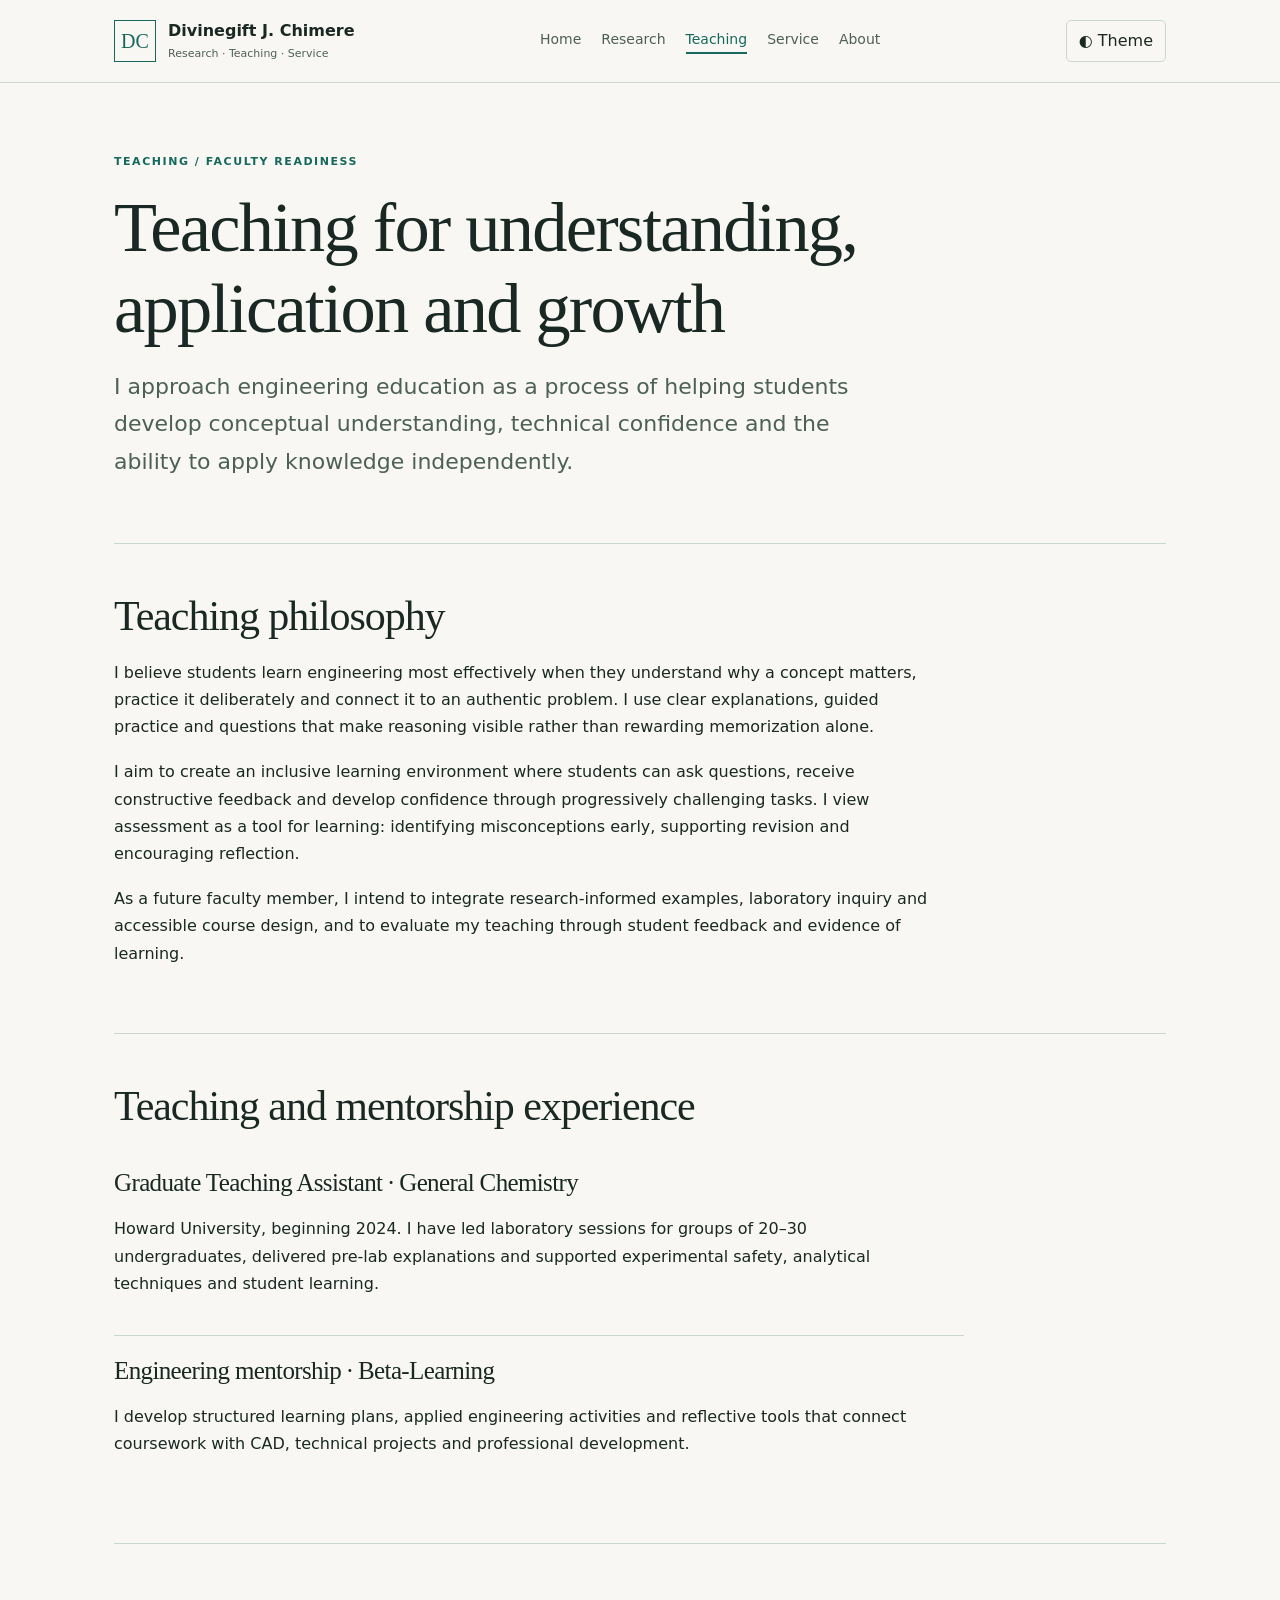
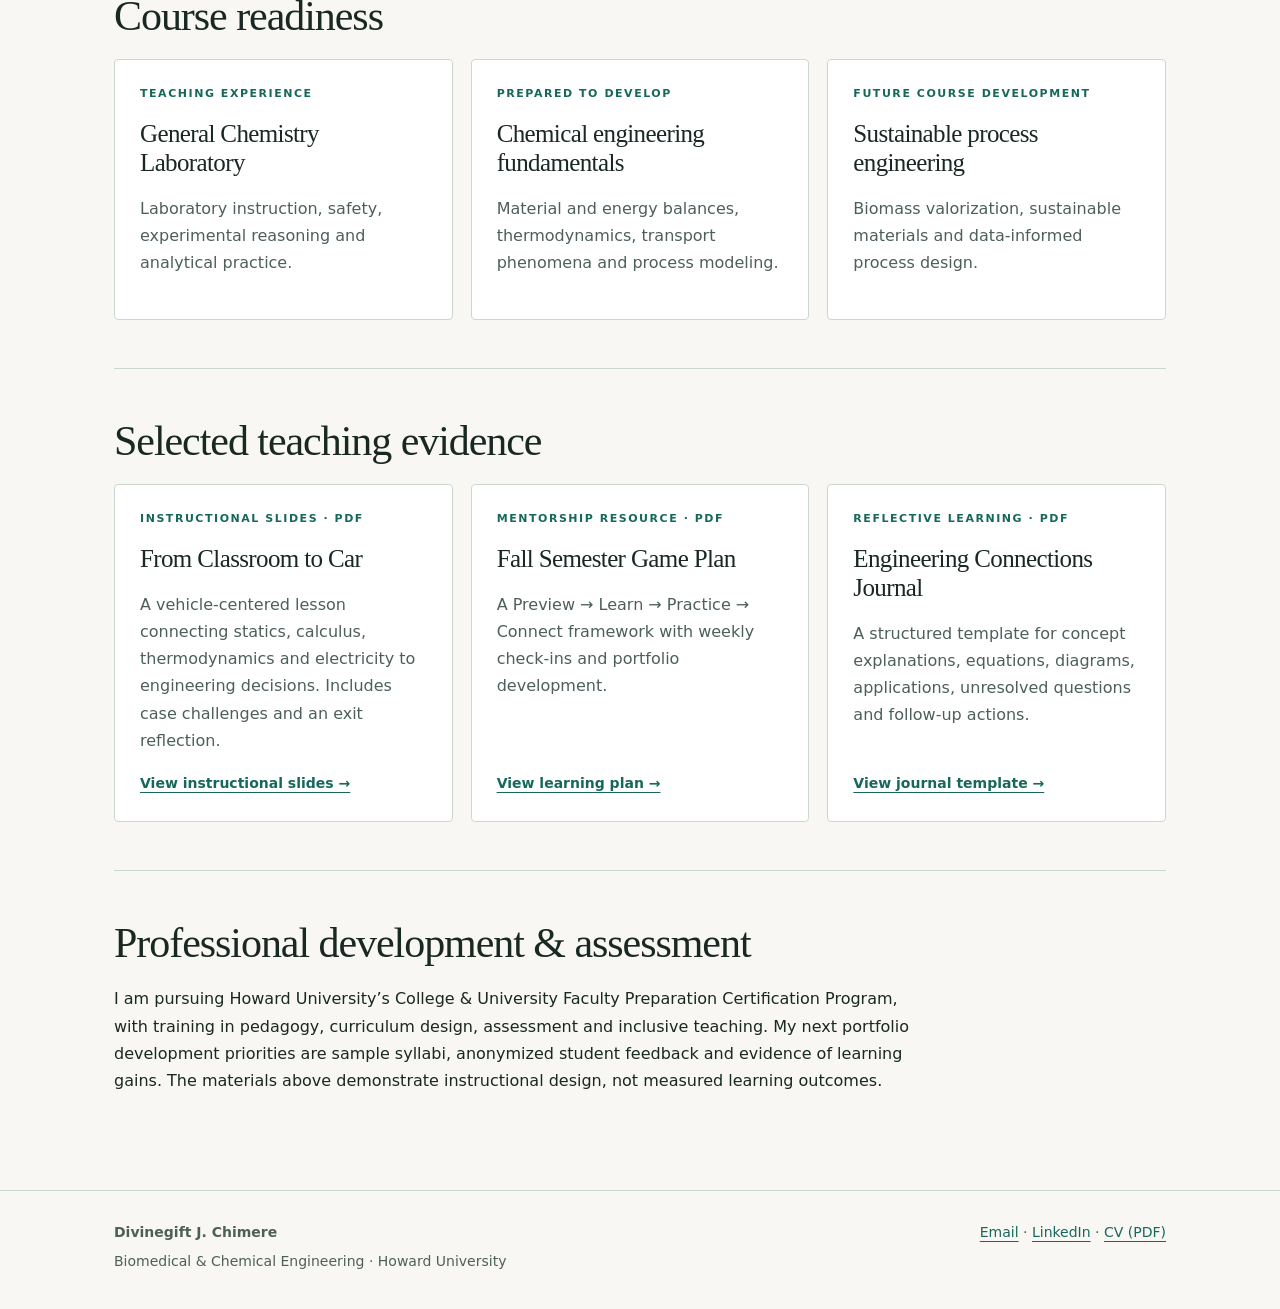
<file: teaching.html>
<!doctype html><html lang="en"><head><meta charset="utf-8"><meta name="viewport" content="width=device-width, initial-scale=1"><meta name="description" content="Academic portfolio of Divinegift J. Chimere, Howard University."><title>Teaching | Divinegift J. Chimere</title><link rel="icon" href="assets/favicon.svg" type="image/svg+xml"><link rel="stylesheet" href="style.css"><script src="theme.js" defer></script></head><body><a class="skip" href="#main">Skip to content</a><header class="site-header"><div class="shell header-inner"><a class="brand" href="index.html"><span class="monogram">DC</span><span>Divinegift J. Chimere<small>Research · Teaching · Service</small></span></a><nav aria-label="Main navigation"><a href="index.html">Home</a><a href="research.html">Research</a><a href="teaching.html" aria-current="page">Teaching</a><a href="service.html">Service</a><a href="about.html">About</a></nav><button id="theme" type="button" aria-label="Switch color theme" hidden>◐ <span>Theme</span></button></div></header><main id="main" class="shell"><section class="intro"><p class="eyebrow">Teaching / Faculty readiness</p><h1>Teaching for understanding, application and growth</h1><p class="lead">I approach engineering education as a process of helping students develop conceptual understanding, technical confidence and the ability to apply knowledge independently.</p></section><section class="section"><h2>Teaching philosophy</h2><div class="prose"><p>I believe students learn engineering most effectively when they understand why a concept matters, practice it deliberately and connect it to an authentic problem. I use clear explanations, guided practice and questions that make reasoning visible rather than rewarding memorization alone.</p><p>I aim to create an inclusive learning environment where students can ask questions, receive constructive feedback and develop confidence through progressively challenging tasks. I view assessment as a tool for learning: identifying misconceptions early, supporting revision and encouraging reflection.</p><p>As a future faculty member, I intend to integrate research-informed examples, laboratory inquiry and accessible course design, and to evaluate my teaching through student feedback and evidence of learning.</p></div></section><section class="section"><h2>Teaching and mentorship experience</h2><article class="entry"><h3>Graduate Teaching Assistant · General Chemistry</h3><p>Howard University, beginning 2024. I have led laboratory sessions for groups of 20–30 undergraduates, delivered pre-lab explanations and supported experimental safety, analytical techniques and student learning.</p></article><article class="entry"><h3>Engineering mentorship · Beta-Learning</h3><p>I develop structured learning plans, applied engineering activities and reflective tools that connect coursework with CAD, technical projects and professional development.</p></article></section><section class="section"><h2>Course readiness</h2><div class="grid"><article class="card"><p class="eyebrow">Teaching experience</p><h3>General Chemistry Laboratory</h3><p>Laboratory instruction, safety, experimental reasoning and analytical practice.</p></article><article class="card"><p class="eyebrow">Prepared to develop</p><h3>Chemical engineering fundamentals</h3><p>Material and energy balances, thermodynamics, transport phenomena and process modeling.</p></article><article class="card"><p class="eyebrow">Future course development</p><h3>Sustainable process engineering</h3><p>Biomass valorization, sustainable materials and data-informed process design.</p></article></div></section><section class="section"><h2>Selected teaching evidence</h2><div class="grid"><article class="card"><p class="eyebrow">Instructional slides · PDF</p><h3>From Classroom to Car</h3><p>A vehicle-centered lesson connecting statics, calculus, thermodynamics and electricity to engineering decisions. Includes case challenges and an exit reflection.</p><a class="arrow" href="assets/instructional-session-classroom-to-car.pdf">View instructional slides →</a></article><article class="card"><p class="eyebrow">Mentorship resource · PDF</p><h3>Fall Semester Game Plan</h3><p>A Preview → Learn → Practice → Connect framework with weekly check-ins and portfolio development.</p><a class="arrow" href="assets/academic-game-plan-sample.pdf">View learning plan →</a></article><article class="card"><p class="eyebrow">Reflective learning · PDF</p><h3>Engineering Connections Journal</h3><p>A structured template for concept explanations, equations, diagrams, applications, unresolved questions and follow-up actions.</p><a class="arrow" href="assets/engineering-connections-journal-template.pdf">View journal template →</a></article></div></section><section class="section"><h2>Professional development & assessment</h2><p>I am pursuing Howard University’s College &amp; University Faculty Preparation Certification Program, with training in pedagogy, curriculum design, assessment and inclusive teaching. My next portfolio development priorities are sample syllabi, anonymized student feedback and evidence of learning gains. The materials above demonstrate instructional design, not measured learning outcomes.</p></section></main><footer><div class="shell footer-inner"><div><strong>Divinegift J. Chimere</strong><p>Biomedical &amp; Chemical Engineering · Howard University</p></div><div><a href="mailto:chimikechimere@gmail.com">Email</a> · <a href="https://ng.linkedin.com/in/divine-chimere-734118143">LinkedIn</a> · <a href="assets/Divinegift-Chimere-CV.pdf" download>CV (PDF)</a></div></div></footer></body></html>
</file>
<file: style.css>
:root{color-scheme:light;--bg:#f8f7f3;--surface:#fff;--ink:#192823;--muted:#4d6058;--accent:#17685c;--line:#cbd8d1;--soft:#e5ede8;--button:#fff} @media(prefers-color-scheme:dark){:root:not([data-theme]){color-scheme:dark;--bg:#151e1b;--surface:#202c27;--ink:#eef4ef;--muted:#b8c9bf;--accent:#9ad9c4;--line:#40564b;--soft:#273b32;--button:#142820}} :root[data-theme=dark]{color-scheme:dark;--bg:#151e1b;--surface:#202c27;--ink:#eef4ef;--muted:#b8c9bf;--accent:#9ad9c4;--line:#40564b;--soft:#273b32;--button:#142820}*{box-sizing:border-box}html{scroll-behavior:smooth}body{margin:0;background:var(--bg);color:var(--ink);font:16px/1.7 system-ui,-apple-system,BlinkMacSystemFont,'Segoe UI',sans-serif}a{color:var(--accent);text-underline-offset:4px}a:hover{text-decoration-thickness:2px}a:focus-visible,button:focus-visible{outline:3px solid var(--accent);outline-offset:5px}.shell{max-width:1180px;margin:auto;padding-inline:clamp(20px,5vw,64px)}.site-header{border-bottom:1px solid var(--line)}.header-inner{display:flex;align-items:center;justify-content:space-between;gap:24px;flex-wrap:wrap;padding-block:20px}.brand{display:flex;align-items:center;gap:12px;text-decoration:none;color:var(--ink);font-weight:650;line-height:1.3}.brand small{display:block;font-size:11px;font-weight:400;color:var(--muted);margin-top:5px}.monogram{display:grid;place-items:center;width:42px;height:42px;border:1px solid var(--accent);font:20px Georgia,serif;color:var(--accent)}nav{display:flex;flex-wrap:wrap;gap:20px}nav a{font-size:14px;text-decoration:none;color:var(--muted)}nav a[aria-current]{color:var(--accent);border-bottom:2px solid var(--accent)}button{font:inherit;color:var(--ink);background:transparent;border:1px solid var(--line);padding:6px 12px;border-radius:5px;cursor:pointer}.skip{position:absolute;left:10px;top:-100px;background:var(--surface);padding:10px;z-index:10}.skip:focus{top:10px}h1,h2,h3{font-family:Georgia,'Times New Roman',serif;font-weight:400;line-height:1.16;letter-spacing:-.025em;margin:0 0 18px}h1{font-size:clamp(38px,5.5vw,72px)}h2{font-size:clamp(28px,3.3vw,42px)}h3{font-size:25px}p{margin:0 0 18px}.eyebrow{font-size:11px;letter-spacing:.14em;text-transform:uppercase;font-weight:700;color:var(--accent);margin-bottom:15px}.lead{font-size:clamp(18px,2vw,22px);color:var(--muted);max-width:760px}.identity{font-size:20px;font-weight:600}.hero{display:grid;grid-template-columns:1.5fr 1fr;gap:clamp(25px,5vw,75px);align-items:center;padding-block:80px}.portrait img{aspect-ratio:1;object-fit:cover;border-radius:3px}.portrait{border-left:1px solid var(--line);padding-left:24px}figure{margin:0}img{width:100%;height:auto;display:block}figcaption{font-size:12px;color:var(--muted);margin-top:10px}.actions{display:flex;align-items:center;gap:14px;flex-wrap:wrap;margin-top:28px}.button{display:inline-block;background:var(--accent);color:var(--button);padding:11px 18px;text-decoration:none;border:1px solid var(--accent);border-radius:3px;font-size:14px;font-weight:650}.button:hover{opacity:.88}.secondary{background:transparent;color:var(--accent)}.credentials{display:grid;grid-template-columns:repeat(3,1fr);gap:20px;background:var(--soft);padding:25px}.credentials span{display:block;font-size:12px;color:var(--muted)}.credentials strong{font-size:15px}.section{padding-block:48px;border-top:1px solid var(--line)}.credentials+.section{border:0}.grid{display:grid;grid-template-columns:repeat(3,minmax(0,1fr));gap:18px}.card{display:flex;flex-direction:column;background:var(--surface);border:1px solid var(--line);padding:25px;border-radius:4px}.card p:not(.eyebrow){color:var(--muted)}.arrow{margin-top:auto;font-weight:600;font-size:14px}.feature{display:grid;grid-template-columns:1.1fr 1fr;gap:40px;align-items:center}.feature img{border-radius:4px}.intro{padding-block:70px 45px;max-width:900px}.entry{padding:20px 0;border-bottom:1px solid var(--line);max-width:850px}.entry:last-child{border:0}.entry p,.section>p,.prose{max-width:820px}.diagram{background:var(--soft);padding:20px;color:var(--accent)}.diagram svg{width:100%;height:auto}.breadcrumb{margin-top:30px;font-size:14px}.breadcrumb+.intro{padding-top:25px}footer{margin-top:30px;border-top:1px solid var(--line);padding-block:30px;color:var(--muted);font-size:14px}.footer-inner{display:flex;justify-content:space-between;gap:20px;flex-wrap:wrap}.footer-inner p{margin:5px 0} @media(max-width:800px){.hero,.feature{grid-template-columns:1fr}.hero{padding-block:45px}.portrait{max-width:420px;padding:0;border:0}.grid{grid-template-columns:repeat(2,minmax(0,1fr))}.header-inner{gap:14px}nav{order:3;width:100%;gap:18px}.intro{padding-block:45px 30px}}@media(max-width:520px){.grid,.credentials{grid-template-columns:1fr}.section{padding-block:32px}.card{padding:20px}nav{gap:12px}nav a{font-size:13px}}@media(prefers-reduced-motion:reduce){html{scroll-behavior:auto}}@media print{.site-header,footer,.actions{display:none}body{background:white;color:black}.section{break-inside:avoid}}
</file>
